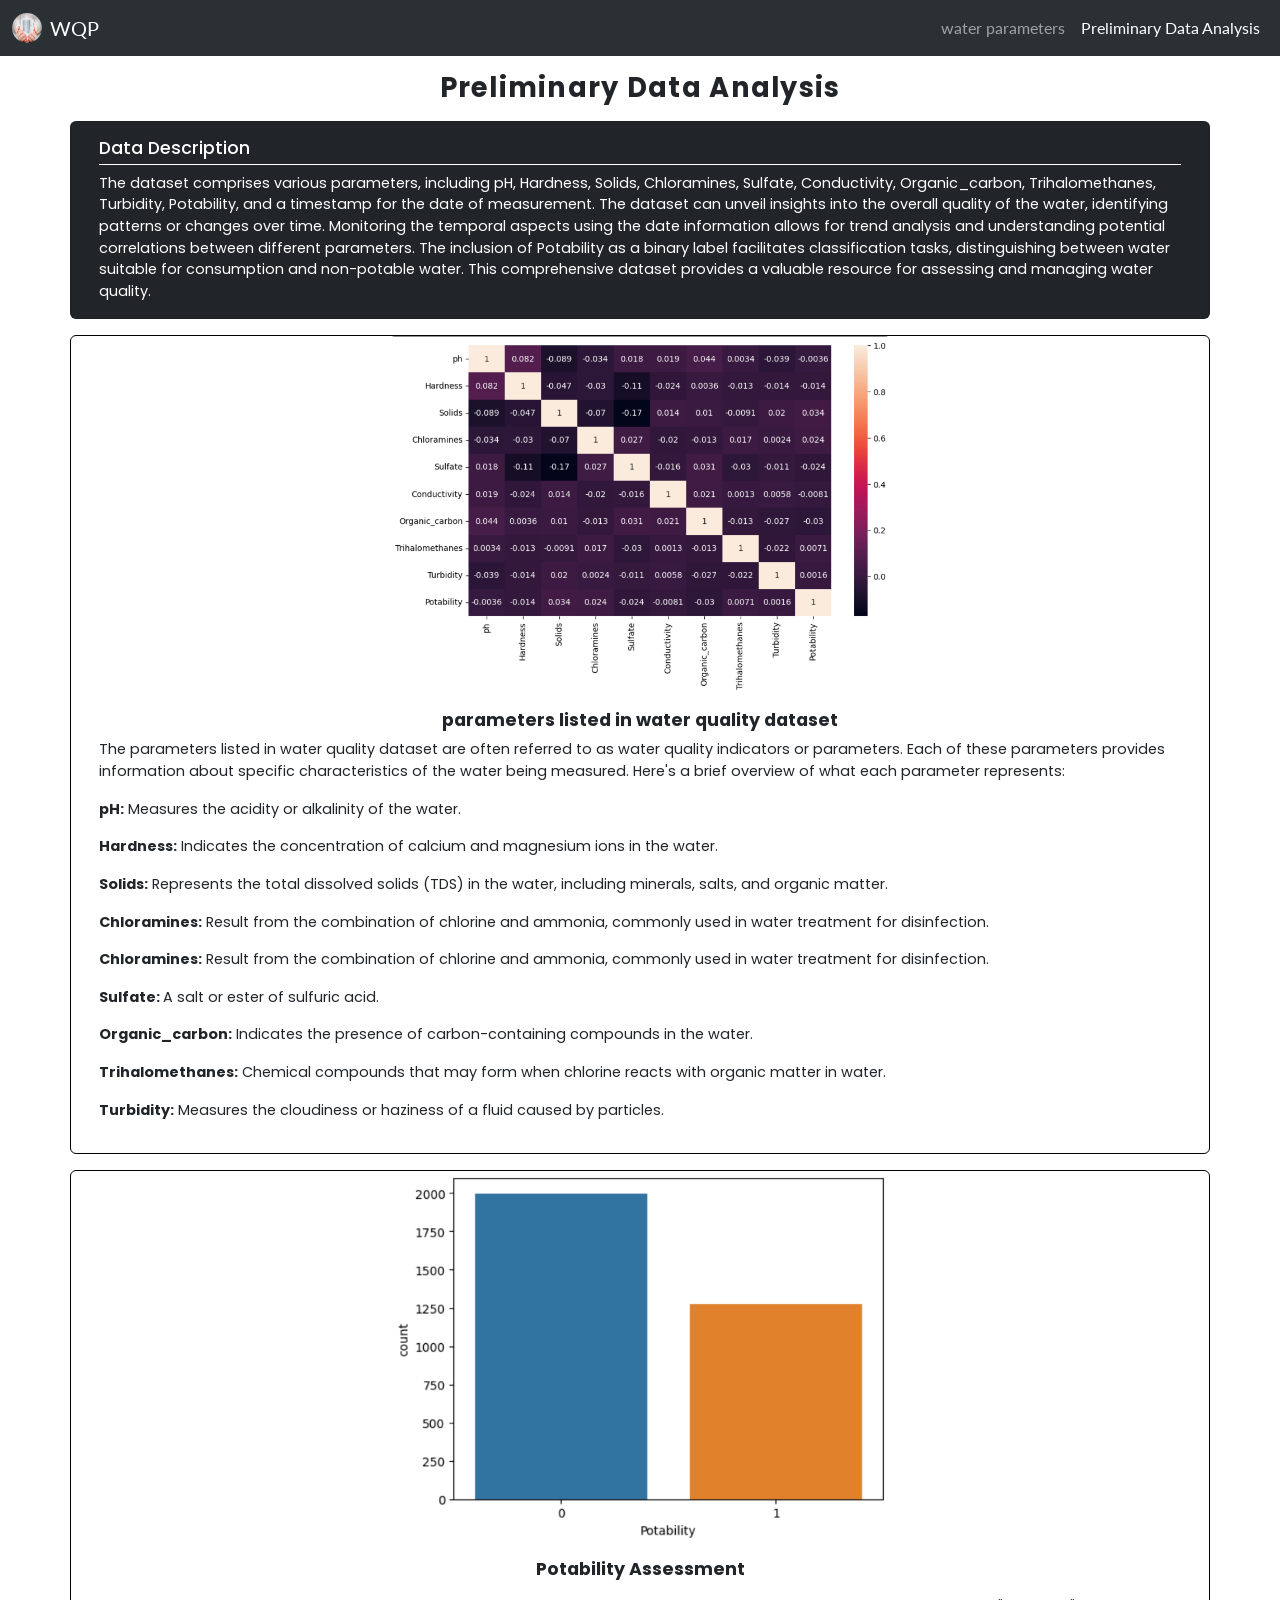
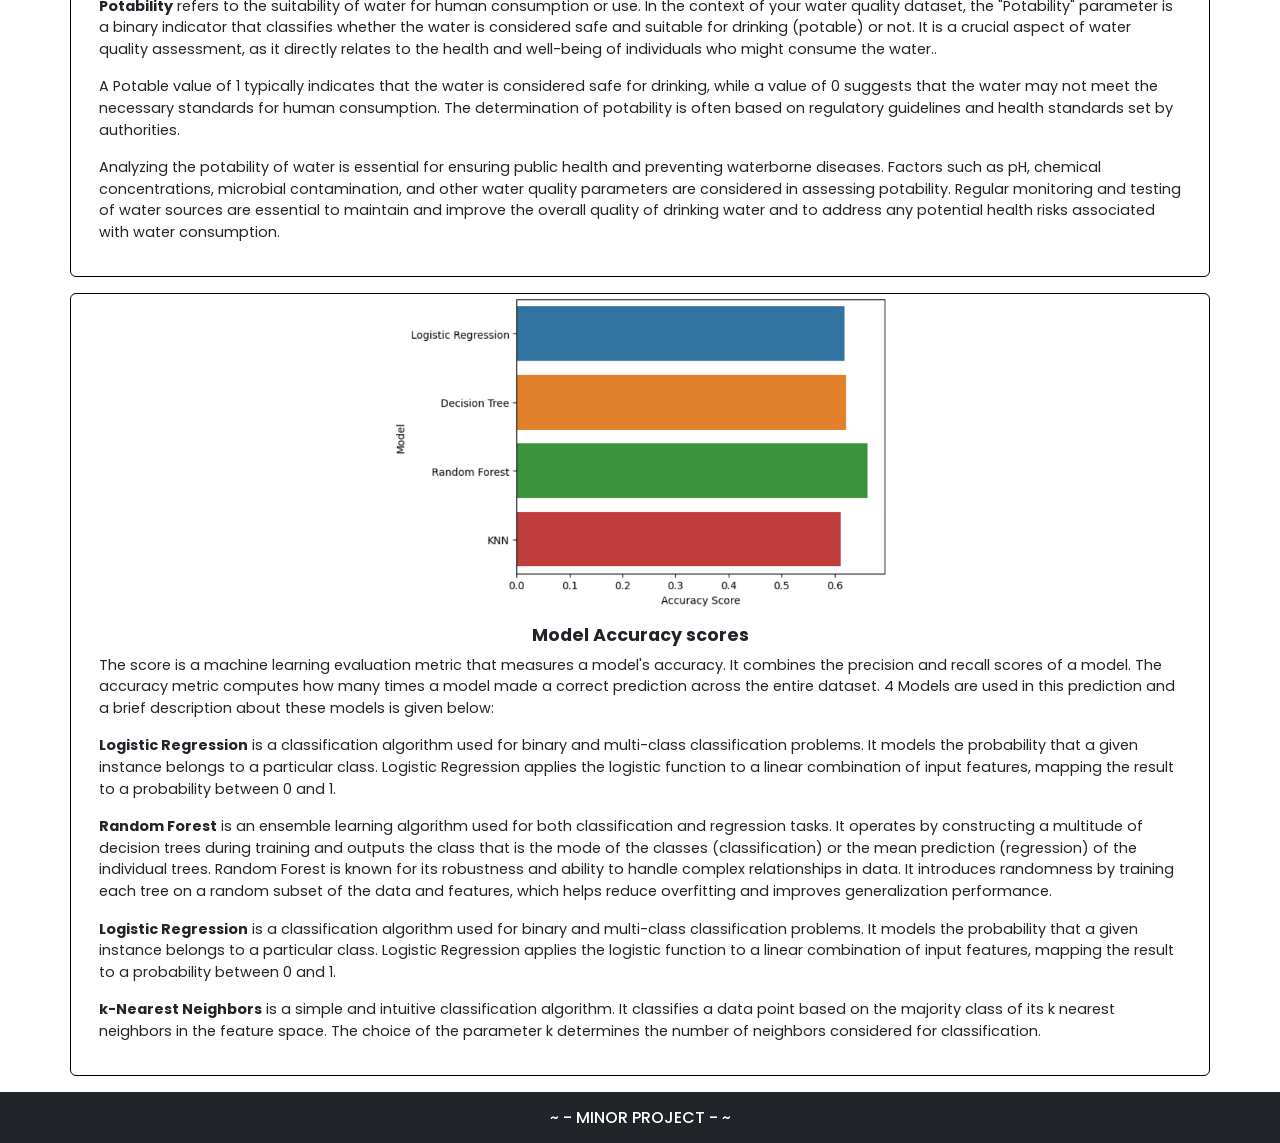
<file: water_quality_production/web/templates/pda.html>
<!DOCTYPE html>
<html lang="en">
  <head>
    <meta charset="utf-8" />
    <meta name="viewport" content="width=device-width, initial-scale=1" />
    <title>WQP | Data Analysis</title>
    <link
      href="https://cdn.jsdelivr.net/npm/bootstrap@5.3.2/dist/css/bootstrap.min.css"
      rel="stylesheet"
      integrity="sha384-T3c6CoIi6uLrA9TneNEoa7RxnatzjcDSCmG1MXxSR1GAsXEV/Dwwykc2MPK8M2HN"
      crossorigin="anonymous"
    />
    <link rel="stylesheet" href="../static/pda.css" />
    <link rel="shortcut icon" href="../static/logo.jpg" type="image/x-icon" />
  </head>
  <body>
    <nav class="navbar navbar-expand-lg bg-body-tertiary" data-bs-theme="dark">
      <div class="container-fluid">
        <a class="navbar-brand" href="/">
          <img
            src="../static/logo.jpg"
            alt="Logo"
            width="30"
            height="30"
            class="d-inline-block align-text-top rounded-circle"
          />
          WQP
        </a>
        <button
          class="navbar-toggler"
          type="button"
          data-bs-toggle="collapse"
          data-bs-target="#navbarNav"
          aria-controls="navbarNav"
          aria-expanded="false"
          aria-label="Toggle navigation"
        >
          <span class="navbar-toggler-icon"></span>
        </button>
        <div class="collapse navbar-collapse" id="navbarNav">
          <ul class="navbar-nav ms-auto">
            <li class="nav-item">
              <a class="nav-link" href="/">water parameters</a>
            </li>
            <li class="nav-item">
              <a class="nav-link active" href="{{ url_for('pda') }}"
                >Preliminary Data Analysis</a
              >
            </li>
          </ul>
        </div>
      </div>
    </nav>

    <h2 id="main-heading">Preliminary Data Analysis</h2>

    <div class="card text-bg-dark mb-3 container-sm">
      <div class="card-body">
        <h5 class="card-title with-border-bottom">Data Description</h5>
        <p class="card-text">
          The   dataset comprises various parameters, including pH, Hardness, Solids, Chloramines, Sulfate, Conductivity, Organic_carbon, Trihalomethanes, Turbidity, Potability, and a timestamp for the date of measurement. The dataset can unveil insights into the overall quality of the water, identifying patterns or changes over time. Monitoring the temporal aspects using the date information allows for trend analysis and understanding potential correlations between different parameters. The inclusion of Potability as a binary label facilitates classification tasks, distinguishing between water suitable for consumption and non-potable water. This comprehensive dataset provides a valuable resource for assessing and managing water quality.

        </p>
      </div>
    </div>

    <div class="attacks">
      <div class="card border-black mb-3 container-sm">
        <img
          src="../static/parameters.png"
          class="card-img-top"
          alt="..."
        />
        <div class="card-body">
          <h5 class="card-title text-center fw-bold mb-2">
            parameters listed in water quality dataset
          </h5>
          <p class="card-text">
            The parameters listed in water quality dataset are often referred to as water quality indicators or parameters. Each of these parameters provides information about specific characteristics of the water being measured. Here's a brief overview of what each parameter represents:
          </p>
          <p>
            <strong>pH:</strong> Measures the acidity or alkalinity of the water.
          </p>
          <p>
            <strong>Hardness:</strong> Indicates the concentration of calcium and magnesium ions in the water.
          </p>
          <p>
            <strong>Solids:</strong> Represents the total dissolved solids (TDS) in the water, including minerals, salts, and organic matter.
          </p>
          <p>
            <strong>Chloramines:</strong> Result from the combination of chlorine and ammonia, commonly used in water treatment for disinfection.
          </p>
          <p>
            <strong>Chloramines:</strong> Result from the combination of chlorine and ammonia, commonly used in water treatment for disinfection.
          </p>
          <p>
            <strong>Sulfate: </strong>A salt or ester of sulfuric acid.
          </p>
          <p>
            <strong>Organic_carbon:</strong> Indicates the presence of carbon-containing compounds in the water.
          </p>
          <p>
            <strong>Trihalomethanes:</strong> Chemical compounds that may form when chlorine reacts with organic matter in water.
          </p>
          <p>
            <strong>Turbidity:</strong> Measures the cloudiness or haziness of a fluid caused by particles.
          </p>
        </div>
      </div>
    </div>

    <div class="protocols">
      <div class="card border-black mb-3 container-sm">
        <img
          src="../static/potability.png"
          class="card-img-top"
          alt="..."
        />
        <div class="card-body">
          <h5 class="card-title text-center fw-bold mb-2">
            Potability Assessment
          </h5>
          <p class="card-text">
            
          </p>
          <p>
            <strong>Potability</strong> refers to the suitability of water for human consumption or use. In the context of your water quality dataset, the "Potability" parameter is a binary indicator that classifies whether the water is considered safe and suitable for drinking (potable) or not. It is a crucial aspect of water quality assessment, as it directly relates to the health and well-being of individuals who might consume the water..
          </p>
          <p>
            <strong></strong>A Potable value of 1 typically indicates that the water is considered safe for drinking, while a value of 0 suggests that the water may not meet the necessary standards for human consumption. The determination of potability is often based on regulatory guidelines and health standards set by authorities.
          </p>
          <p>
            <strong></strong>Analyzing the potability of water is essential for ensuring public health and preventing waterborne diseases. Factors such as pH, chemical concentrations, microbial contamination, and other water quality parameters are considered in assessing potability. Regular monitoring and testing of water sources are essential to maintain and improve the overall quality of drinking water and to address any potential health risks associated with water consumption.
          </p>
        </div>
      </div>
    </div>

    <div class="mlalgo">
      <div class="card border-black mb-3 container-sm">
        <img
          src="../static/accuracy.png"
          class="card-img-top"
          alt="..."
        />
        <div class="card-body">
          <h5 class="card-title text-center fw-bold mb-2">
            Model Accuracy  scores
          </h5>
          <p class="card-text">
            The score is a machine learning evaluation metric that measures a
            model's accuracy. It combines the precision and recall scores of a
            model. The accuracy metric computes how many times a model made a
            correct prediction across the entire dataset. 4 Models are used in
            this prediction and a brief description about these models is given
            below:
          </p>
          <p>
            <strong>Logistic Regression</strong> is a classification algorithm
            used for binary and multi-class classification problems. It models
            the probability that a given instance belongs to a particular class.
            Logistic Regression applies the logistic function to a linear
            combination of input features, mapping the result to a probability
            between 0 and 1.
          </p>
          <p>
            <strong>Random Forest</strong> is an ensemble learning algorithm used for
            both classification and regression tasks. It operates by constructing a
            multitude of decision trees during training and outputs the class that is the
            mode of the classes (classification) or the mean prediction (regression) of
            the individual trees. Random Forest is known for its robustness and ability to
            handle complex relationships in data. It introduces randomness by training
            each tree on a random subset of the data and features, which helps reduce
            overfitting and improves generalization performance.
          </p>
          <p>
            <strong>Logistic Regression</strong> is a classification algorithm
            used for binary and multi-class classification problems. It models
            the probability that a given instance belongs to a particular class.
            Logistic Regression applies the logistic function to a linear
            combination of input features, mapping the result to a probability
            between 0 and 1.
          </p>
          <p>
            <strong>k-Nearest Neighbors</strong> is a simple and intuitive
            classification algorithm. It classifies a data point based on the
            majority class of its k nearest neighbors in the feature space. The
            choice of the parameter k determines the number of neighbors
            considered for classification.
          </p>
          
        </div>
      </div>
    </div>
    <footer class="footer text-center">
      <h6 class="footer__title">~ - MINOR PROJECT - ~</h6>
    </footer>
    <script
      src="https://cdn.jsdelivr.net/npm/bootstrap@5.3.2/dist/js/bootstrap.bundle.min.js"
      integrity="sha384-C6RzsynM9kWDrMNeT87bh95OGNyZPhcTNXj1NW7RuBCsyN/o0jlpcV8Qyq46cDfL"
      crossorigin="anonymous"
    ></script>
  </body>
</html>
</file>
<file: water_quality_production/web/static/pda.css>
@import url("https://fonts.googleapis.com/css2?family=Lato&family=Poppins&display=swap");

body::-webkit-scrollbar {
  width: 0.4em;
}

body::-webkit-scrollbar-track {
  box-shadow: inset 0 0 6px rgba(0, 0, 0, 0.3);
}

body::-webkit-scrollbar-thumb {
  background-color: #212529;
}

.navbar {
  font-family: "Lato", sans-serif;
}

body {
  font-family: "Poppins", sans-serif;
}

.navbar-brand {
  display: flex;
  align-items: center;
}

.navbar-brand img {
  margin-right: 8px;
}

#main-heading {
  text-align: center;
  font-weight: bold;
  font-size: 1.7rem;
  letter-spacing: 0.08rem;
  margin-top: 1rem;
  margin-bottom: 1rem;
}

.with-border-bottom {
  border-bottom: 1.5px solid #ffffff;
  padding-bottom: 5px;
}

.card {
  margin-bottom: 1rem;
}

.card h5 {
  font-size: 1.1rem;
}

.card p {
  font-size: 0.9rem;
}

.attacks img {
  width: 500px;
  display: flex;
  align-self: center;
}

.protocols img {
  width: 500px;
  display: flex;
  align-self: center;
}

.mlalgo img {
  width: 500px;
  display: flex;
  align-self: center;
}

.footer__title {
  padding: 1rem;
  background-color: #212529;
  color: #ffffff;
  margin-bottom: -1rem;
}
</file>
